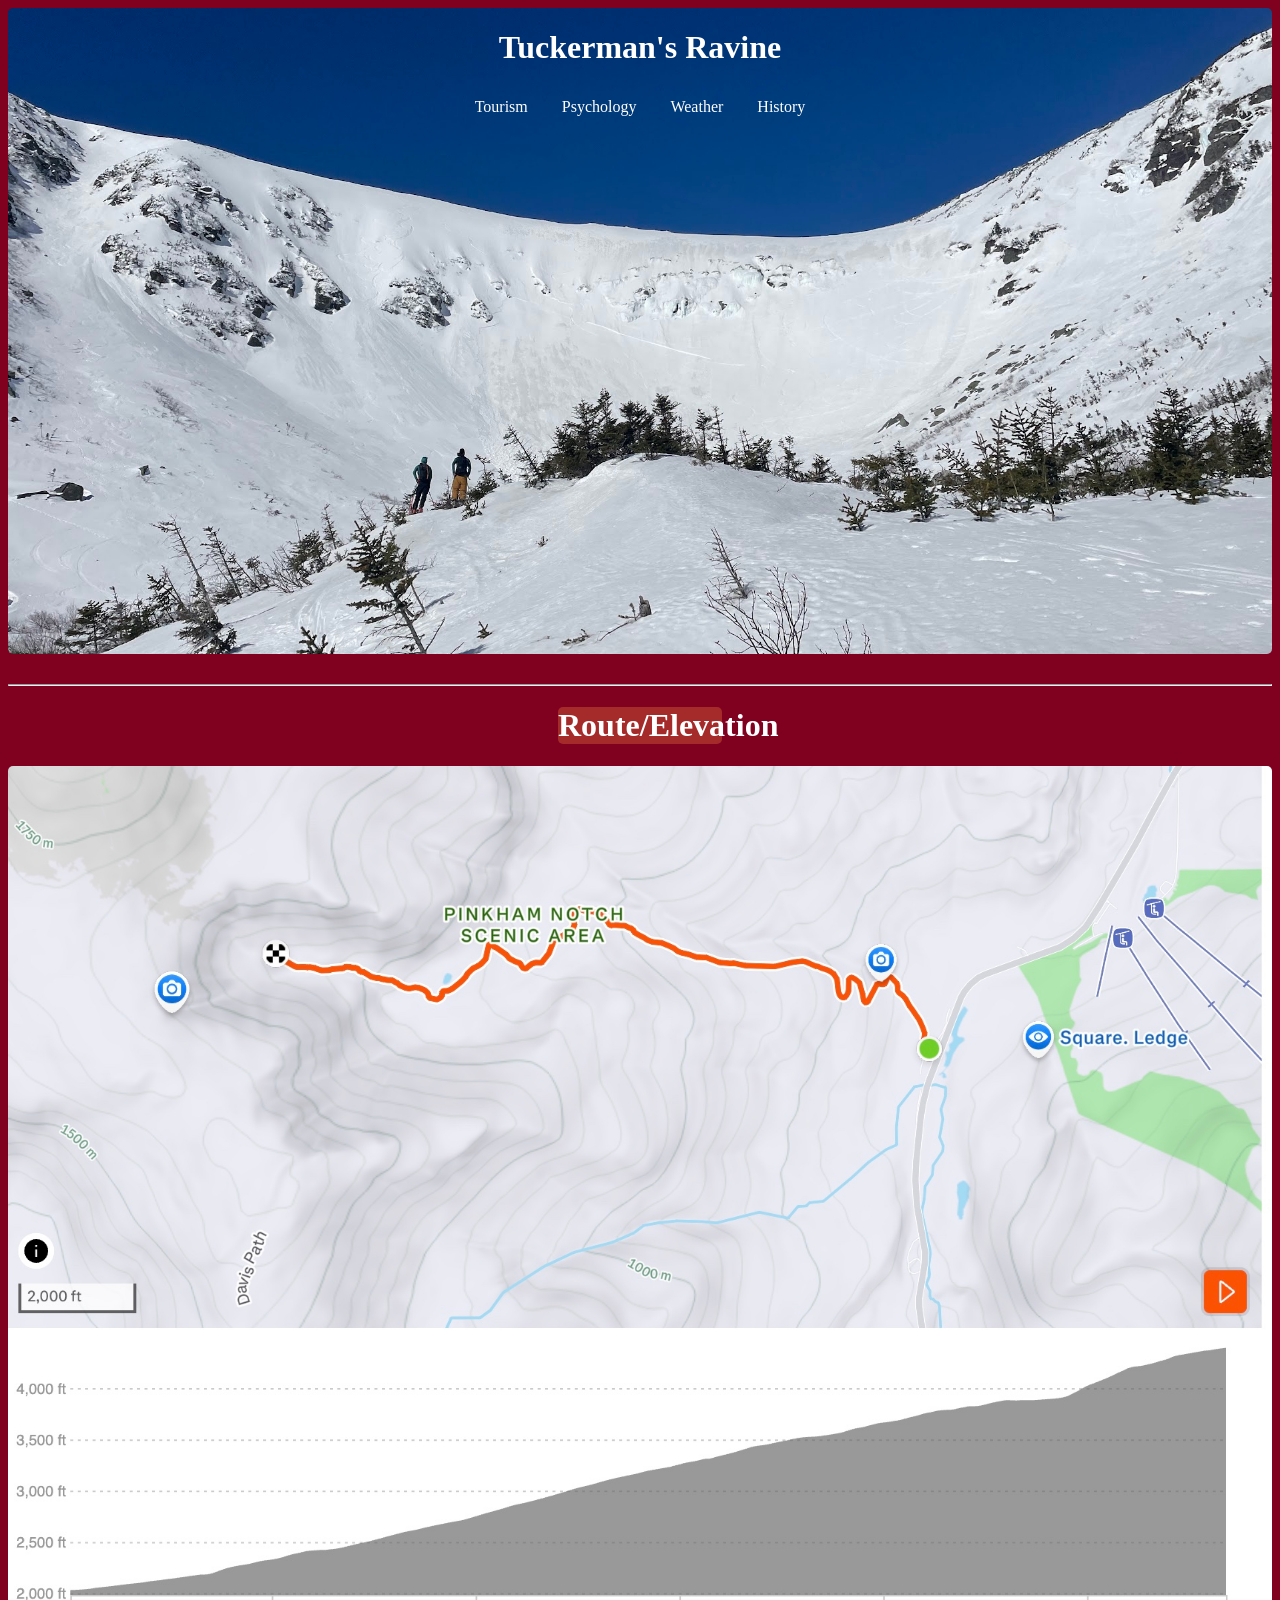
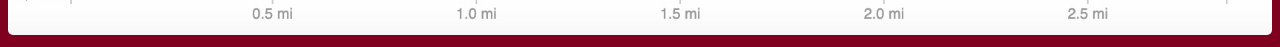
<file: index.html>
<!DOCTYPE html>
<html>
    <head>
        <title>Tuckerman's Ravine Project</title>
        <link rel="stylesheet" href="./indexStyle.css"/>
    </head>

    <body>
        <div id="frontPage">
            <div id="itemsOnImage">
                <h1 id="mainTitle">Tuckerman's Ravine</h1>

                <ul id="optionBar">
                    <li class="dropdown">
                        <a>Tourism</a>
                        <ul class="dropdown-content">
                            <li><a href="#">Routes</a></li>
                            <li><a href="#">Skiing</a></li>
                            <li><a href="#">Interviews</a></li>
                        </ul>
                    </li>
                    <li class="dropdown">
                        <a>Psychology</a>
                        <ul class="dropdown-content">
                            <li><a href="./psychology/psychology.html">Mental</a></li>
                            <li><a href="./psychology/risks.html">Risks</a></li>
                        </ul>
                    </li>
                    <li class="dropdown">
                        <a>Weather</a>
                        <ul class="dropdown-content">
                            <li><a href="./weather/currentWeather.html">Current Conditions</a></li>
                            <li><a href="./weather/seasonal.html">Seasonal</a></li>
                        </ul>
                    </li>
                    <li class="dropdown">
                        <a href="./history/history.html">History</a>
                        <ul class="dropdown-content">
                            <li><a href="./history/timeline.html">Timeline</a></li>
                            <li><a href="./history/fatalities.html">Fatalities</a></li>
                            <li><a href="./history/first-descents.html">First Descents</a></li>
                        </ul>
                    </li>
                </ul>
            </div>

            <img id="mainPageBowl" src="./pictures/mainPageBowl.jpg"/>
        </div>

        <hr>

        <h1 id="mapTitle">Route/Elevation</h1>
        <img id="mapToBowl" src="./pictures/mapToBowl.jpg">
    </body>
</html>
</file>
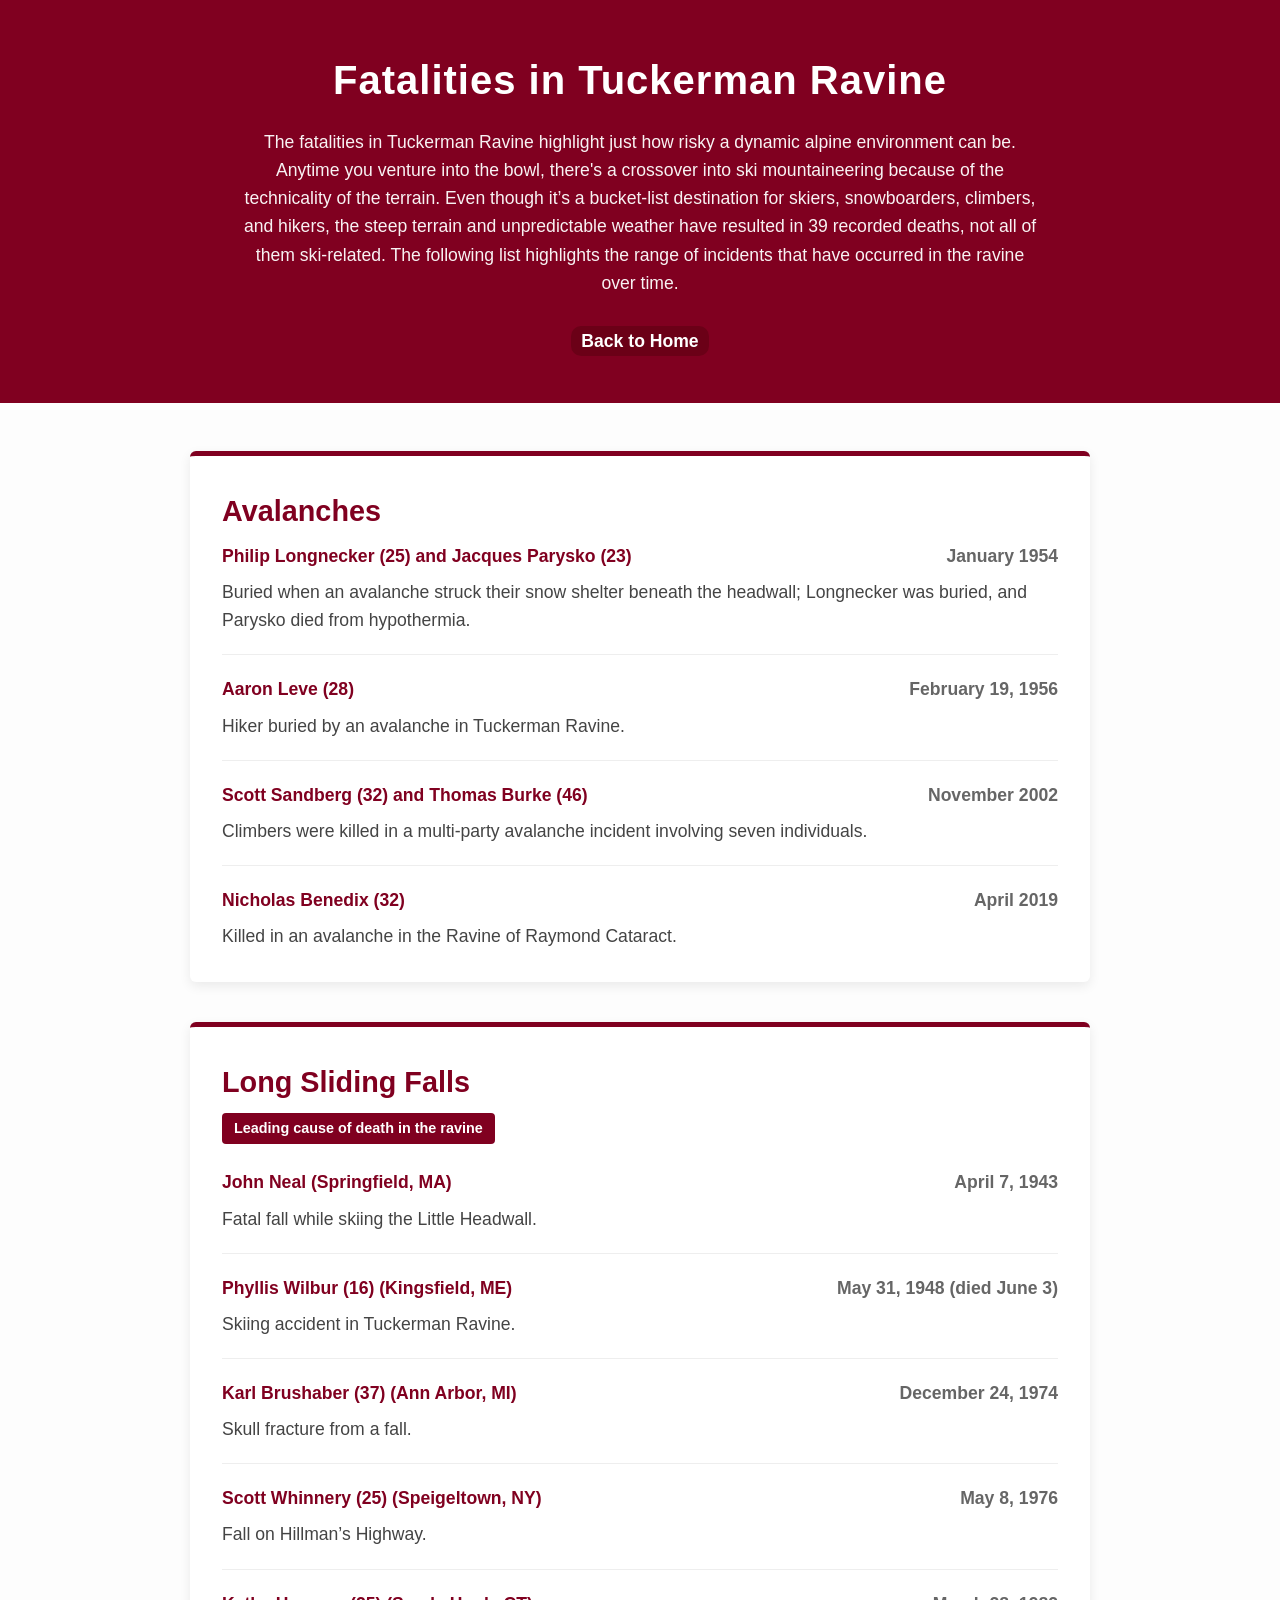
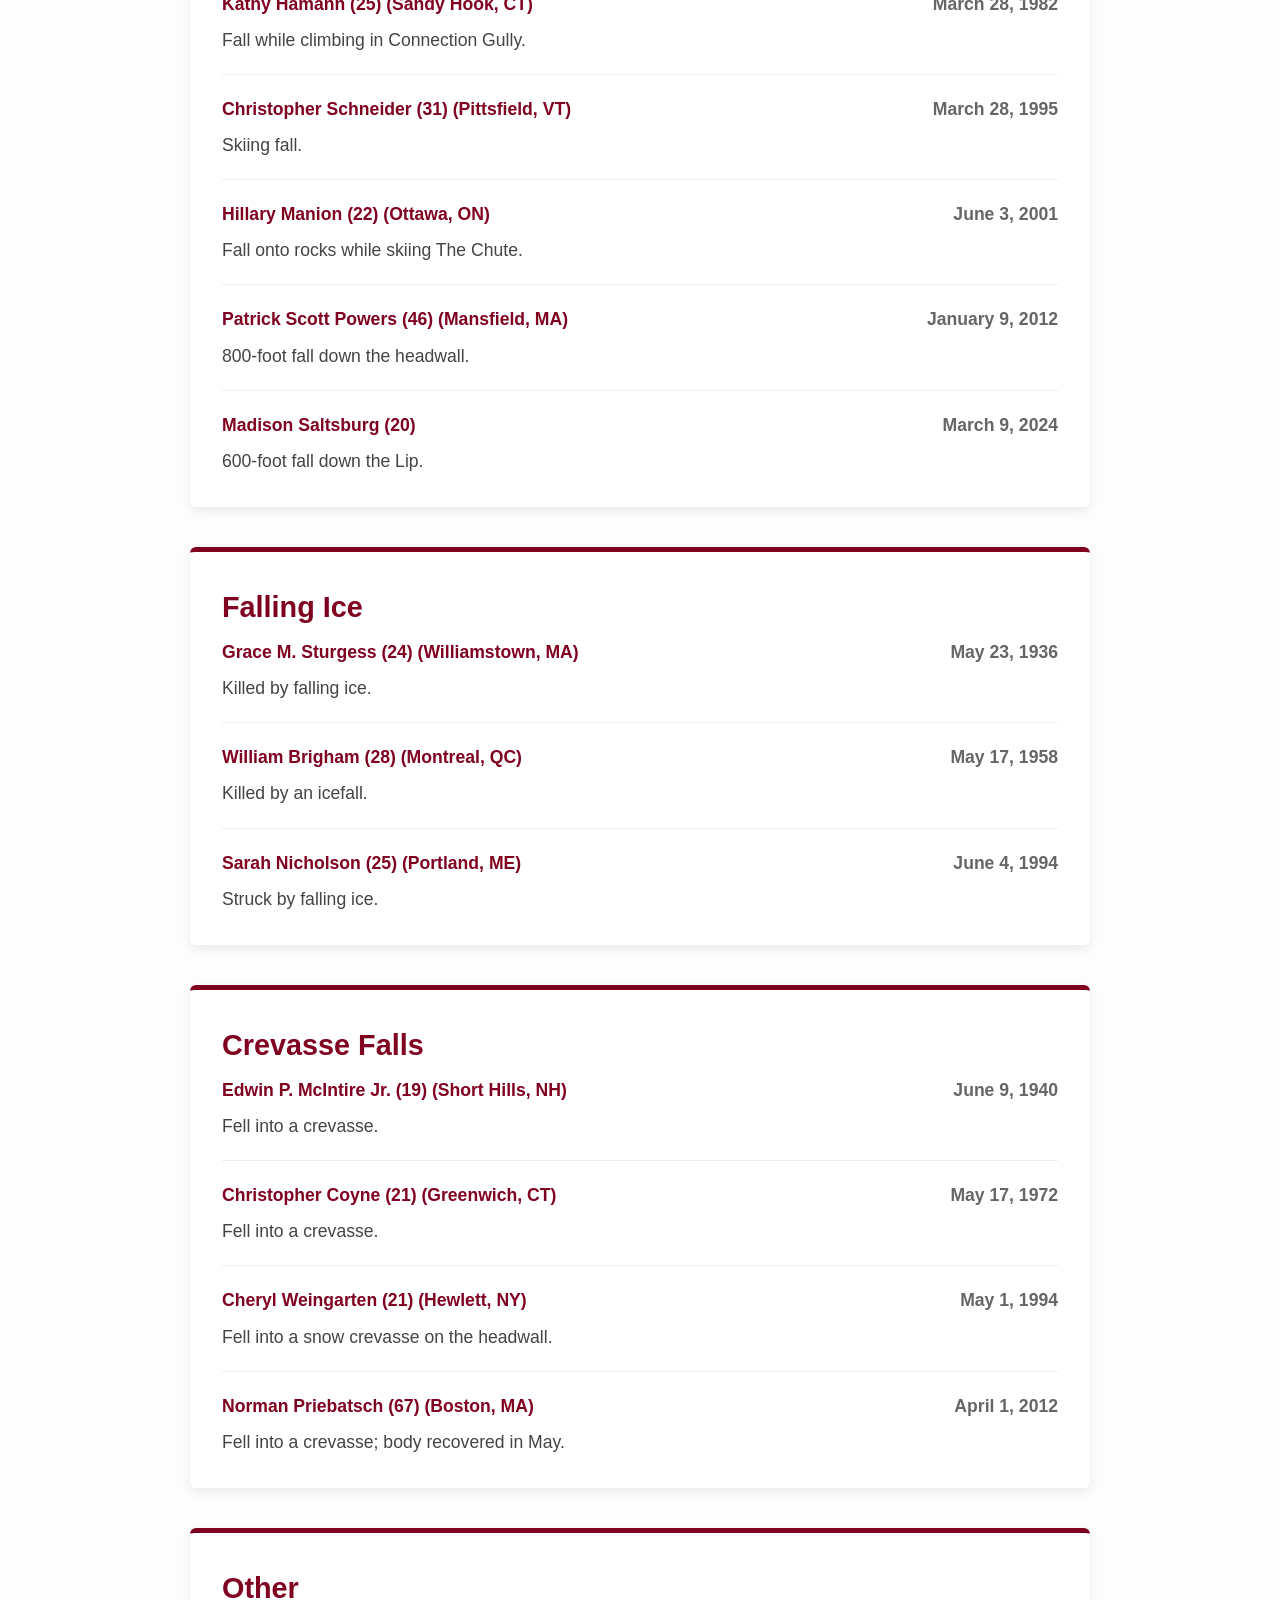
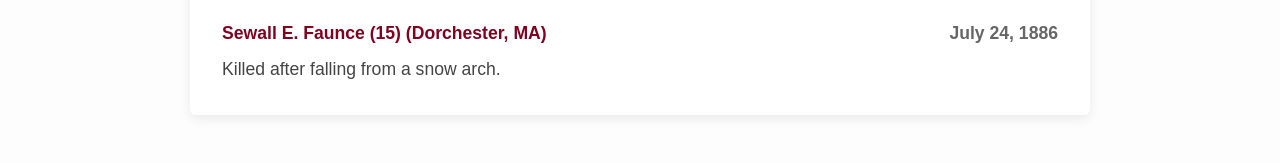
<file: history/fatalities.html>
<!DOCTYPE html>
<html lang="en">
<head>
    <meta charset="UTF-8">
    <meta name="viewport" content="width=device-width, initial-scale=1.0">
    <title>Fatalities in Tuckerman Ravine</title>
    <style>
        :root {
            --primary-color: #800020;
            --text-light: #ffffff;
            --text-dark: #333333;
            --bg-page: #fdfdfd;
            --bg-card: #ffffff;
            --border-light: #eeeeee;
        }

        body {
            font-family: -apple-system, BlinkMacSystemFont, "Segoe UI", Roboto, Helvetica, Arial, sans-serif;
            background-color: var(--bg-page);
            color: var(--text-dark);
            line-height: 1.6;
            margin: 0;
            padding: 0;
        }
        .backDiv {
            margin-top: 30px;
        }
        
        #backButton {
            color:white;
            text-decoration: none;    
            padding: 5px 10px 5px 10px;
            border-radius: 10px;
            background-color: #6B0017;
            font-size: 1.1rem;
            font-weight: 600;
        }

        #backButton:hover {
            background-color: rgba(0, 0, 0, .3);
        }

        header {
            background-color: var(--primary-color);
            color: var(--text-light);
            padding: 3rem 1.5rem;
            text-align: center;
        }

        header h1 {
            margin: 0 0 1rem 0;
            font-size: 2.5rem;
            letter-spacing: 1px;
        }

        header p {
            max-width: 800px;
            margin: 0 auto;
            font-size: 1.1rem;
            opacity: 0.95;
        }

        main {
            max-width: 900px;
            margin: 3rem auto;
            padding: 0 1.5rem;
        }

        .category-card {
            background-color: var(--bg-card);
            border-top: 5px solid var(--primary-color);
            border-radius: 6px;
            box-shadow: 0 4px 12px rgba(0, 0, 0, 0.08);
            margin-bottom: 2.5rem;
            padding: 2rem;
        }

        .category-card h2 {
            color: var(--primary-color);
            margin-top: 0;
            margin-bottom: 0.5rem;
            font-size: 1.8rem;
        }

        .subtitle {
            display: inline-block;
            background-color: var(--primary-color);
            color: var(--text-light);
            padding: 0.25rem 0.75rem;
            border-radius: 4px;
            font-size: 0.9rem;
            font-weight: 600;
            margin-bottom: 1.5rem;
        }

        ul {
            list-style-type: none;
            padding: 0;
            margin: 0;
        }

        li {
            padding-bottom: 1.25rem;
            margin-bottom: 1.25rem;
            border-bottom: 1px solid var(--border-light);
        }

        li:last-child {
            padding-bottom: 0;
            margin-bottom: 0;
            border-bottom: none;
        }

        .victim-header {
            display: flex;
            flex-wrap: wrap;
            justify-content: space-between;
            align-items: baseline;
            margin-bottom: 0.5rem;
        }

        .victim-name {
            font-weight: 700;
            font-size: 1.1rem;
            color: var(--primary-color);
        }

        .victim-date {
            font-size: 1.1rem;
            color: #666;
            font-weight: 600;
            
        }

        .incident-desc {
            margin: 0;
            color: #444;
            font-size: 1.1rem;  
        }
        
        /* Responsive adjustments */
        @media (max-width: 600px) {
            .victim-header {
                flex-direction: column;
            }
            .victim-date {
                margin-top: 0.25rem;
            }
        }
    </style>
</head>
<body>

    <header>
        <h1>Fatalities in Tuckerman Ravine</h1>
        <p>The fatalities in Tuckerman Ravine highlight just how risky a dynamic alpine environment can be. Anytime you venture into the bowl, there's a crossover into ski mountaineering because of the technicality of the terrain. Even though it’s a bucket-list destination for skiers, snowboarders, climbers, and hikers, the steep terrain and unpredictable weather have resulted in 39 recorded deaths, not all of them ski-related. The following list highlights the range of incidents that have occurred in the ravine over time.</p>
        <div class="backDiv">
            <a id="backButton" href="../index.html">Back to Home</a>
        </div>
    </header>

    <main>
        <section class="category-card">
            <h2>Avalanches</h2>
            <ul>
                <li>
                    <div class="victim-header">
                        <span class="victim-name">Philip Longnecker (25) and Jacques Parysko (23)</span>
                        <span class="victim-date">January 1954</span>
                    </div>
                    <p class="incident-desc">Buried when an avalanche struck their snow shelter beneath the headwall; Longnecker was buried, and Parysko died from hypothermia.</p>
                </li>
                <li>
                    <div class="victim-header">
                        <span class="victim-name">Aaron Leve (28)</span>
                        <span class="victim-date">February 19, 1956</span>
                    </div>
                    <p class="incident-desc">Hiker buried by an avalanche in Tuckerman Ravine.</p>
                </li>
                <li>
                    <div class="victim-header">
                        <span class="victim-name">Scott Sandberg (32) and Thomas Burke (46)</span>
                        <span class="victim-date">November 2002</span>
                    </div>
                    <p class="incident-desc">Climbers were killed in a multi-party avalanche incident involving seven individuals.</p>
                </li>
                <li>
                    <div class="victim-header">
                        <span class="victim-name">Nicholas Benedix (32)</span>
                        <span class="victim-date">April 2019</span>
                    </div>
                    <p class="incident-desc">Killed in an avalanche in the Ravine of Raymond Cataract.</p>
                </li>
            </ul>
        </section>

        <section class="category-card">
            <h2>Long Sliding Falls</h2>
            <span class="subtitle">Leading cause of death in the ravine</span>
            <ul>
                <li>
                    <div class="victim-header">
                        <span class="victim-name">John Neal (Springfield, MA)</span>
                        <span class="victim-date">April 7, 1943</span>
                    </div>
                    <p class="incident-desc">Fatal fall while skiing the Little Headwall.</p>
                </li>
                <li>
                    <div class="victim-header">
                        <span class="victim-name">Phyllis Wilbur (16) (Kingsfield, ME)</span>
                        <span class="victim-date">May 31, 1948 (died June 3)</span>
                    </div>
                    <p class="incident-desc">Skiing accident in Tuckerman Ravine.</p>
                </li>
                <li>
                    <div class="victim-header">
                        <span class="victim-name">Karl Brushaber (37) (Ann Arbor, MI)</span>
                        <span class="victim-date">December 24, 1974</span>
                    </div>
                    <p class="incident-desc">Skull fracture from a fall.</p>
                </li>
                <li>
                    <div class="victim-header">
                        <span class="victim-name">Scott Whinnery (25) (Speigeltown, NY)</span>
                        <span class="victim-date">May 8, 1976</span>
                    </div>
                    <p class="incident-desc">Fall on Hillman’s Highway.</p>
                </li>
                <li>
                    <div class="victim-header">
                        <span class="victim-name">Kathy Hamann (25) (Sandy Hook, CT)</span>
                        <span class="victim-date">March 28, 1982</span>
                    </div>
                    <p class="incident-desc">Fall while climbing in Connection Gully.</p>
                </li>
                <li>
                    <div class="victim-header">
                        <span class="victim-name">Christopher Schneider (31) (Pittsfield, VT)</span>
                        <span class="victim-date">March 28, 1995</span>
                    </div>
                    <p class="incident-desc">Skiing fall.</p>
                </li>
                <li>
                    <div class="victim-header">
                        <span class="victim-name">Hillary Manion (22) (Ottawa, ON)</span>
                        <span class="victim-date">June 3, 2001</span>
                    </div>
                    <p class="incident-desc">Fall onto rocks while skiing The Chute.</p>
                </li>
                <li>
                    <div class="victim-header">
                        <span class="victim-name">Patrick Scott Powers (46) (Mansfield, MA)</span>
                        <span class="victim-date">January 9, 2012</span>
                    </div>
                    <p class="incident-desc">800-foot fall down the headwall.</p>
                </li>
                <li>
                    <div class="victim-header">
                        <span class="victim-name">Madison Saltsburg (20)</span>
                        <span class="victim-date">March 9, 2024</span>
                    </div>
                    <p class="incident-desc">600-foot fall down the Lip.</p>
                </li>
            </ul>
        </section>

        <section class="category-card">
            <h2>Falling Ice</h2>
            <ul>
                <li>
                    <div class="victim-header">
                        <span class="victim-name">Grace M. Sturgess (24) (Williamstown, MA)</span>
                        <span class="victim-date">May 23, 1936</span>
                    </div>
                    <p class="incident-desc">Killed by falling ice.</p>
                </li>
                <li>
                    <div class="victim-header">
                        <span class="victim-name">William Brigham (28) (Montreal, QC)</span>
                        <span class="victim-date">May 17, 1958</span>
                    </div>
                    <p class="incident-desc">Killed by an icefall.</p>
                </li>
                <li>
                    <div class="victim-header">
                        <span class="victim-name">Sarah Nicholson (25) (Portland, ME)</span>
                        <span class="victim-date">June 4, 1994</span>
                    </div>
                    <p class="incident-desc">Struck by falling ice.</p>
                </li>
            </ul>
        </section>

        <section class="category-card">
            <h2>Crevasse Falls</h2>
            <ul>
                <li>
                    <div class="victim-header">
                        <span class="victim-name">Edwin P. McIntire Jr. (19) (Short Hills, NH)</span>
                        <span class="victim-date">June 9, 1940</span>
                    </div>
                    <p class="incident-desc">Fell into a crevasse.</p>
                </li>
                <li>
                    <div class="victim-header">
                        <span class="victim-name">Christopher Coyne (21) (Greenwich, CT)</span>
                        <span class="victim-date">May 17, 1972</span>
                    </div>
                    <p class="incident-desc">Fell into a crevasse.</p>
                </li>
                <li>
                    <div class="victim-header">
                        <span class="victim-name">Cheryl Weingarten (21) (Hewlett, NY)</span>
                        <span class="victim-date">May 1, 1994</span>
                    </div>
                    <p class="incident-desc">Fell into a snow crevasse on the headwall.</p>
                </li>
                <li>
                    <div class="victim-header">
                        <span class="victim-name">Norman Priebatsch (67) (Boston, MA)</span>
                        <span class="victim-date">April 1, 2012</span>
                    </div>
                    <p class="incident-desc">Fell into a crevasse; body recovered in May.</p>
                </li>
            </ul>
        </section>

        <section class="category-card">
            <h2>Other</h2>
            <ul>
                <li>
                    <div class="victim-header">
                        <span class="victim-name">Sewall E. Faunce (15) (Dorchester, MA)</span>
                        <span class="victim-date">July 24, 1886</span>
                    </div>
                    <p class="incident-desc">Killed after falling from a snow arch.</p>
                </li>
            </ul>
        </section>
    </main>

</body>
</html>
</file>
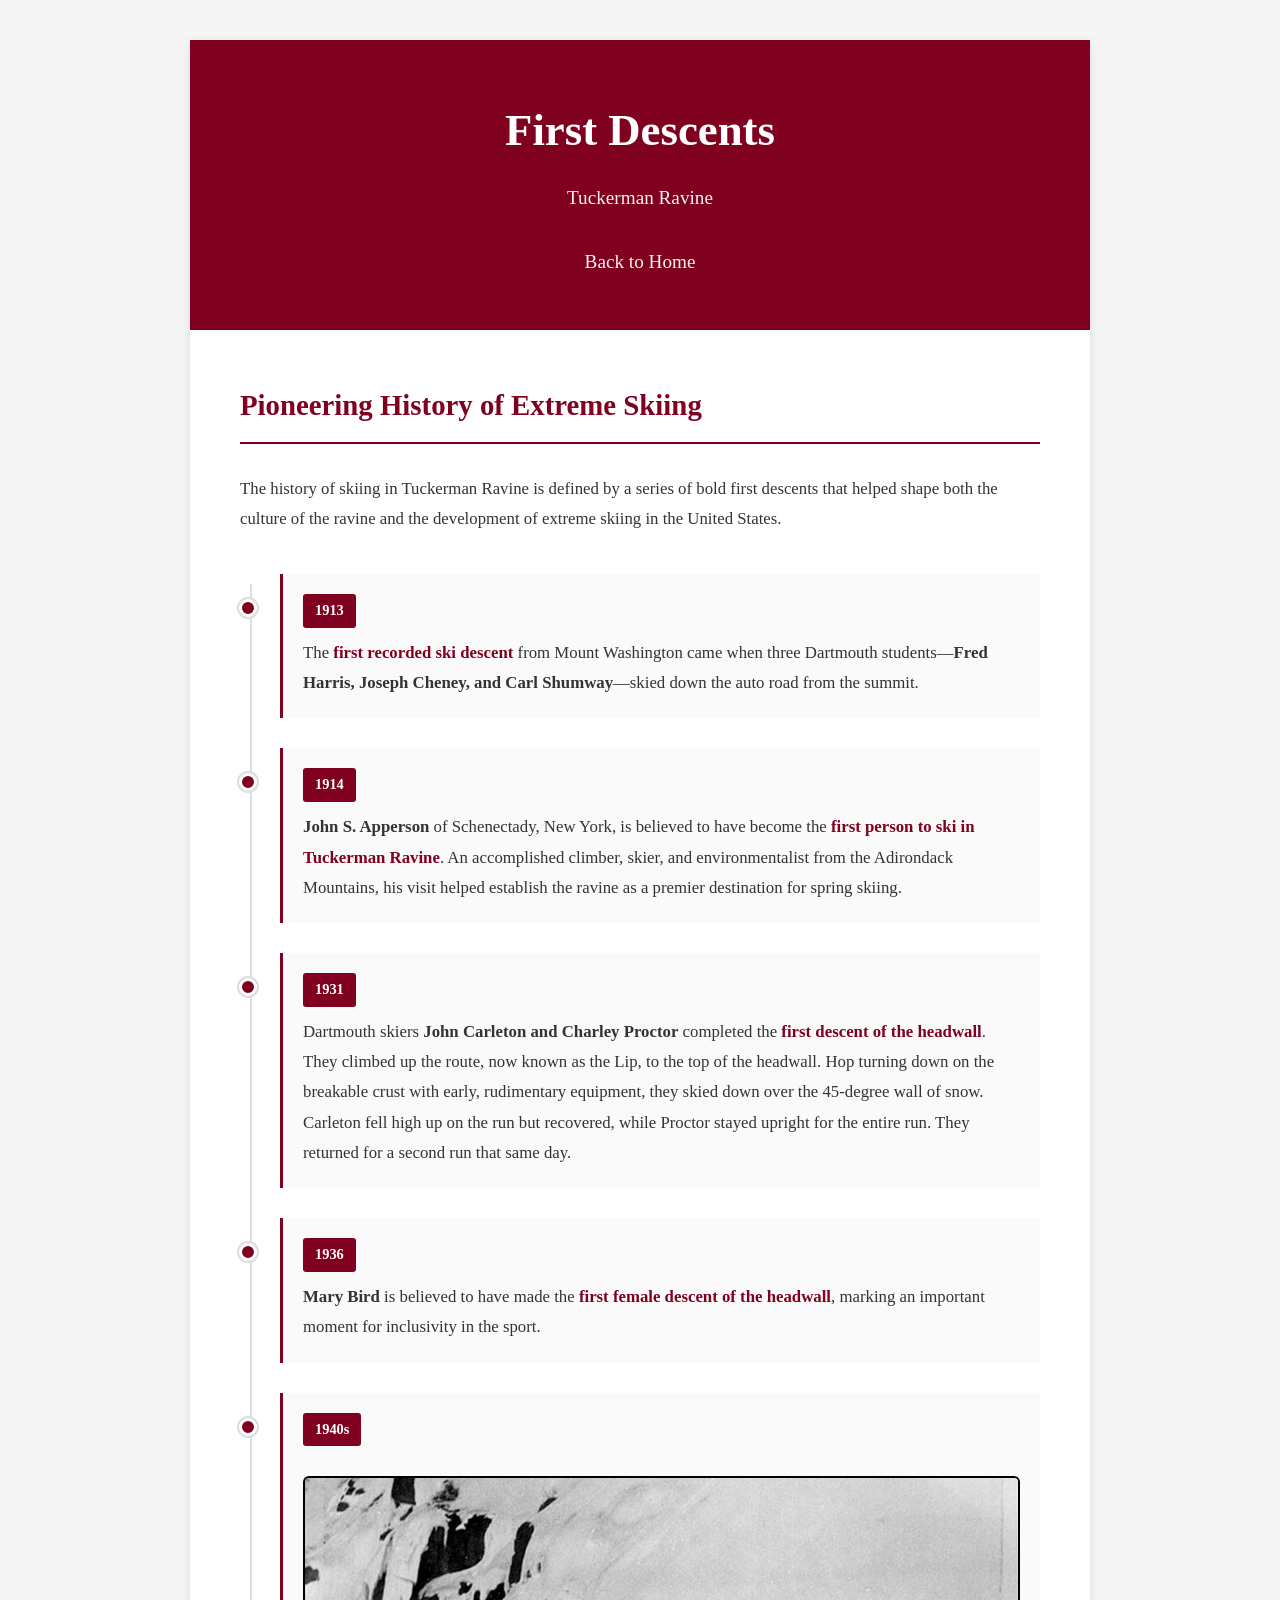
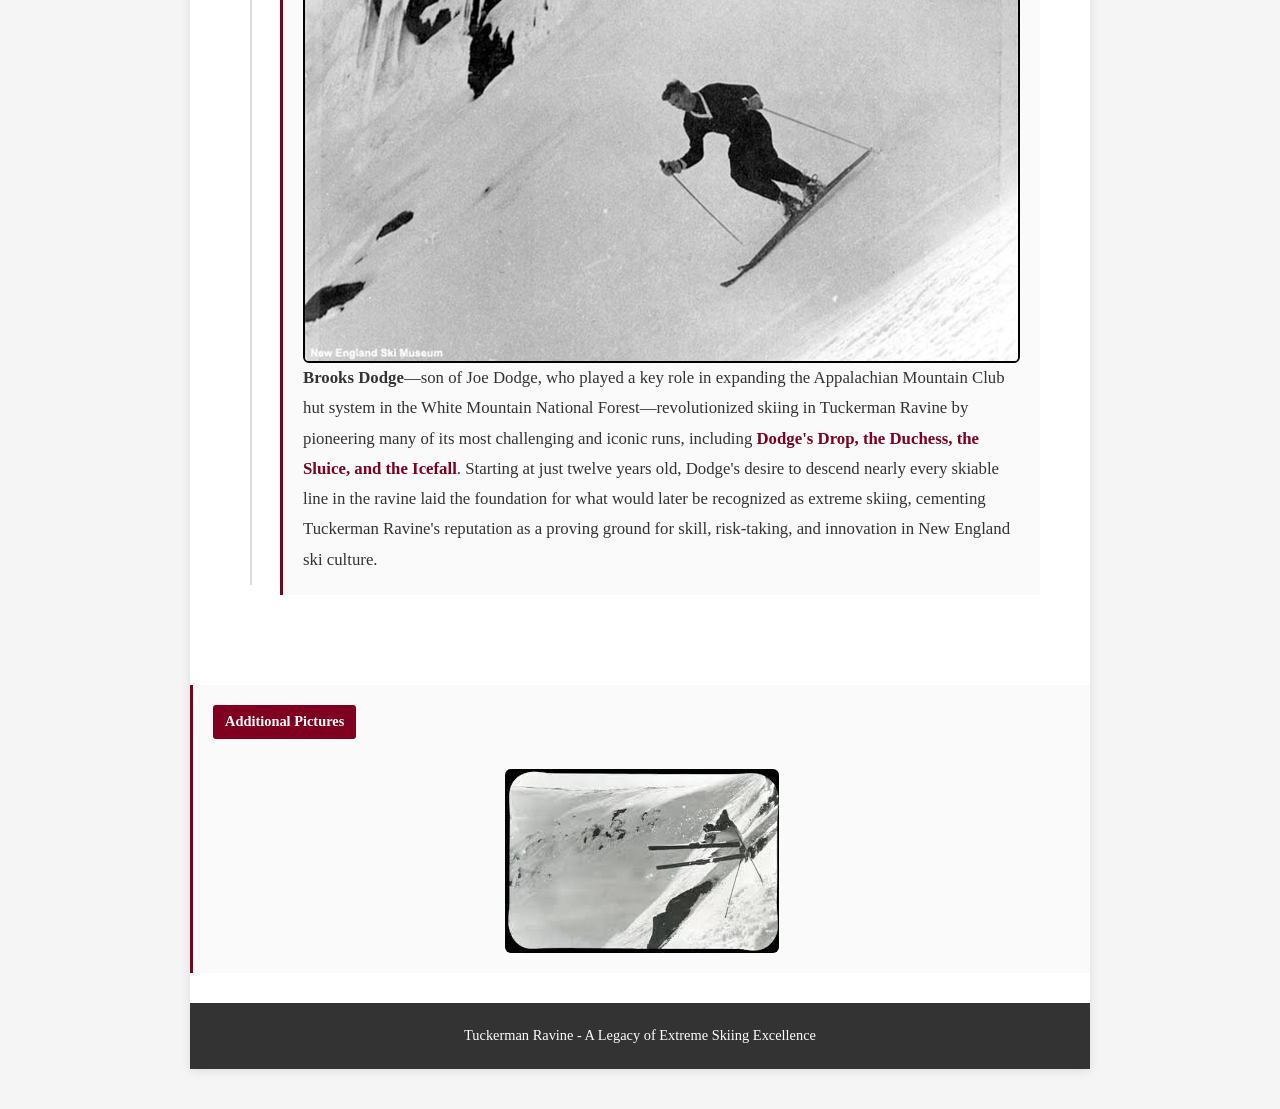
<file: history/first-descents.html>
<!DOCTYPE html>
<html lang="en">
<head>
    <meta charset="UTF-8">
    <meta name="viewport" content="width=device-width, initial-scale=1.0">
    <title>First Descents - Tuckerman Ravine</title>
    <style>
        * {
            margin: 0;
            padding: 0;
            box-sizing: border-box;
        }

        body {
            font-family: 'Georgia', serif;
            background: #f5f5f5;
            min-height: 100vh;
            padding: 40px 20px;
            line-height: 1.8;
        }

        .container {
            max-width: 900px;
            margin: 0 auto;
            background: white;
            box-shadow: 0 2px 10px rgba(0, 0, 0, 0.1);
            overflow: hidden;
        }

        .header {
            background: #800020;
            color: white;
            padding: 50px 40px;
            text-align: center;
        }

        h1 {
            font-size: 2.8em;
            font-weight: 700;
            margin-bottom: 10px;
        }

        .subtitle {
            font-size: 1.2em;
            font-weight: 300;
            opacity: 0.95;
        }

        .backDiv {
            margin-top: 30px;
        }
        
        #backButton {
            color:white;
            text-decoration: none;    
            padding: 5px 10px 5px 10px;
            border-radius: 5px;
        }

        #backButton:hover {
            background-color: rgba(0, 0, 0, .3);
        }

        .content {
            padding: 50px 50px 60px;
        }

        h2 {
            color: #800020;
            font-size: 1.8em;
            margin-bottom: 30px;
            padding-bottom: 10px;
            border-bottom: 2px solid #800020;
            font-weight: 600;
        }

        .timeline {
            position: relative;
            padding-left: 40px;
        }

        .timeline::before {
            content: '';
            position: absolute;
            left: 10px;
            top: 10px;
            bottom: 10px;
            width: 2px;
            background: #ddd;
        }

        .timeline-item {
            position: relative;
            margin-bottom: 30px;
            padding: 20px;
            background: #fafafa;
            border-left: 3px solid #800020;
        }

        .timeline-item::before {
            content: '';
            position: absolute;
            left: -44px;
            top: 25px;
            width: 12px;
            height: 12px;
            background: #800020;
            border: 3px solid white;
            border-radius: 50%;
            box-shadow: 0 0 0 2px #ddd;
        }

        .year {
            display: inline-block;
            background: #800020;
            color: white;
            padding: 4px 12px;
            border-radius: 3px;
            font-weight: bold;
            font-size: 0.9em;
            margin-bottom: 10px;
        }

        .description {
            color: #333;
            font-size: 1.05em;
            line-height: 1.8;
        }

        .highlight {
            color: #800020;
            font-weight: 600;
        }

        .footer {
            background: #333;
            color: white;
            text-align: center;
            padding: 20px;
            font-size: 0.9em;
        }

        @media (max-width: 768px) {
            .header {
                padding: 40px 25px;
            }

            h1 {
                font-size: 2.5em;
            }
            .subtitle {
                font-size: 1.1em;
            }

            .content {
                padding: 30px 25px;
            }

            .timeline {
                padding-left: 30px;
            }

            .timeline-item::before {
                left: -34px;
            }
            
        }
        .timeline-image {
            display: block;
            width: 100%;
         /* crops nicely instead of stretching */
            margin: 20px auto 0;
            border-radius: 6px;
            border: 2px solid black;
        }
        .timeline-image-small {
            display: block;
            max-width: 60%;   /* smaller than full width */
            height: auto;
            margin: 20px auto 0;
            border-radius: 6px;
        }

    </style>
</head>
<body>
    <div class="container">
        <div class="header">
            <h1>First Descents</h1>
            <div class="subtitle">
                <p>Tuckerman Ravine</p>
                <div class="backDiv">
                    <a id="backButton" href="../index.html">Back to Home</a>
                </div>
            </div>
        </div>

        <div class="content">
            <h2>Pioneering History of Extreme Skiing</h2>
            
            <p class="description" style="margin-bottom: 40px;">
                The history of skiing in Tuckerman Ravine is defined by a series of bold first descents that helped shape both the culture of the ravine and the development of extreme skiing in the United States.
            </p>

            <div class="timeline">
                <div class="timeline-item">
                    <div class="year">1913</div>
                    <div class="description">
                        The <span class="highlight">first recorded ski descent</span> from Mount Washington came when three Dartmouth students—<strong>Fred Harris, Joseph Cheney, and Carl Shumway</strong>—skied down the auto road from the summit.
                    </div>
                </div>

                <div class="timeline-item">
                    <div class="year">1914</div>
                    <div class="description">
                        <strong>John S. Apperson</strong> of Schenectady, New York, is believed to have become the <span class="highlight">first person to ski in Tuckerman Ravine</span>. An accomplished climber, skier, and environmentalist from the Adirondack Mountains, his visit helped establish the ravine as a premier destination for spring skiing.
                    </div>
                </div>

                <div class="timeline-item">
                    <div class="year">1931</div>
                    <div class="description">
                        Dartmouth skiers <strong>John Carleton and Charley Proctor</strong> completed the <span class="highlight">first descent of the headwall</span>. They climbed up the route, now known as the Lip, to the top of the headwall. Hop turning down on the breakable crust with early, rudimentary equipment, they skied down over the 45-degree wall of snow. Carleton fell high up on the run but recovered, while Proctor stayed upright for the entire run. They returned for a second run that same day.
                    </div>
                </div>

                <div class="timeline-item">
                    <div class="year">1936</div>
                    <div class="description">
                        <strong>Mary Bird</strong> is believed to have made the <span class="highlight">first female descent of the headwall</span>, marking an important moment for inclusivity in the sport.
                    </div>
                </div>

                <div class="timeline-item">
                    <div class="year">1940s</div>
                    <div class="description">
                        <img class="timeline-image" src="../pictures/BrooksDodge-Fatalities.jpg">
                        <strong>Brooks Dodge</strong>—son of Joe Dodge, who played a key role in expanding the Appalachian Mountain Club hut system in the White Mountain National Forest—revolutionized skiing in Tuckerman Ravine by pioneering many of its most challenging and iconic runs, including <span class="highlight">Dodge's Drop, the Duchess, the Sluice, and the Icefall</span>. Starting at just twelve years old, Dodge's desire to descend nearly every skiable line in the ravine laid the foundation for what would later be recognized as extreme skiing, cementing Tuckerman Ravine's reputation as a proving ground for skill, risk-taking, and innovation in New England ski culture.
                   
                    </div>
                </div>
            </div>
        </div>
        <div class="timeline-item">
            <div class="year">Additional Pictures</div>
            <div class="description">
                <img class="timeline-image-small" src="../pictures/FatalitiesPic2.jpg">
            </div>
        </div>


        <div class="footer">
            Tuckerman Ravine - A Legacy of Extreme Skiing Excellence
        </div>
    </div>
</body>
</html>
</file>
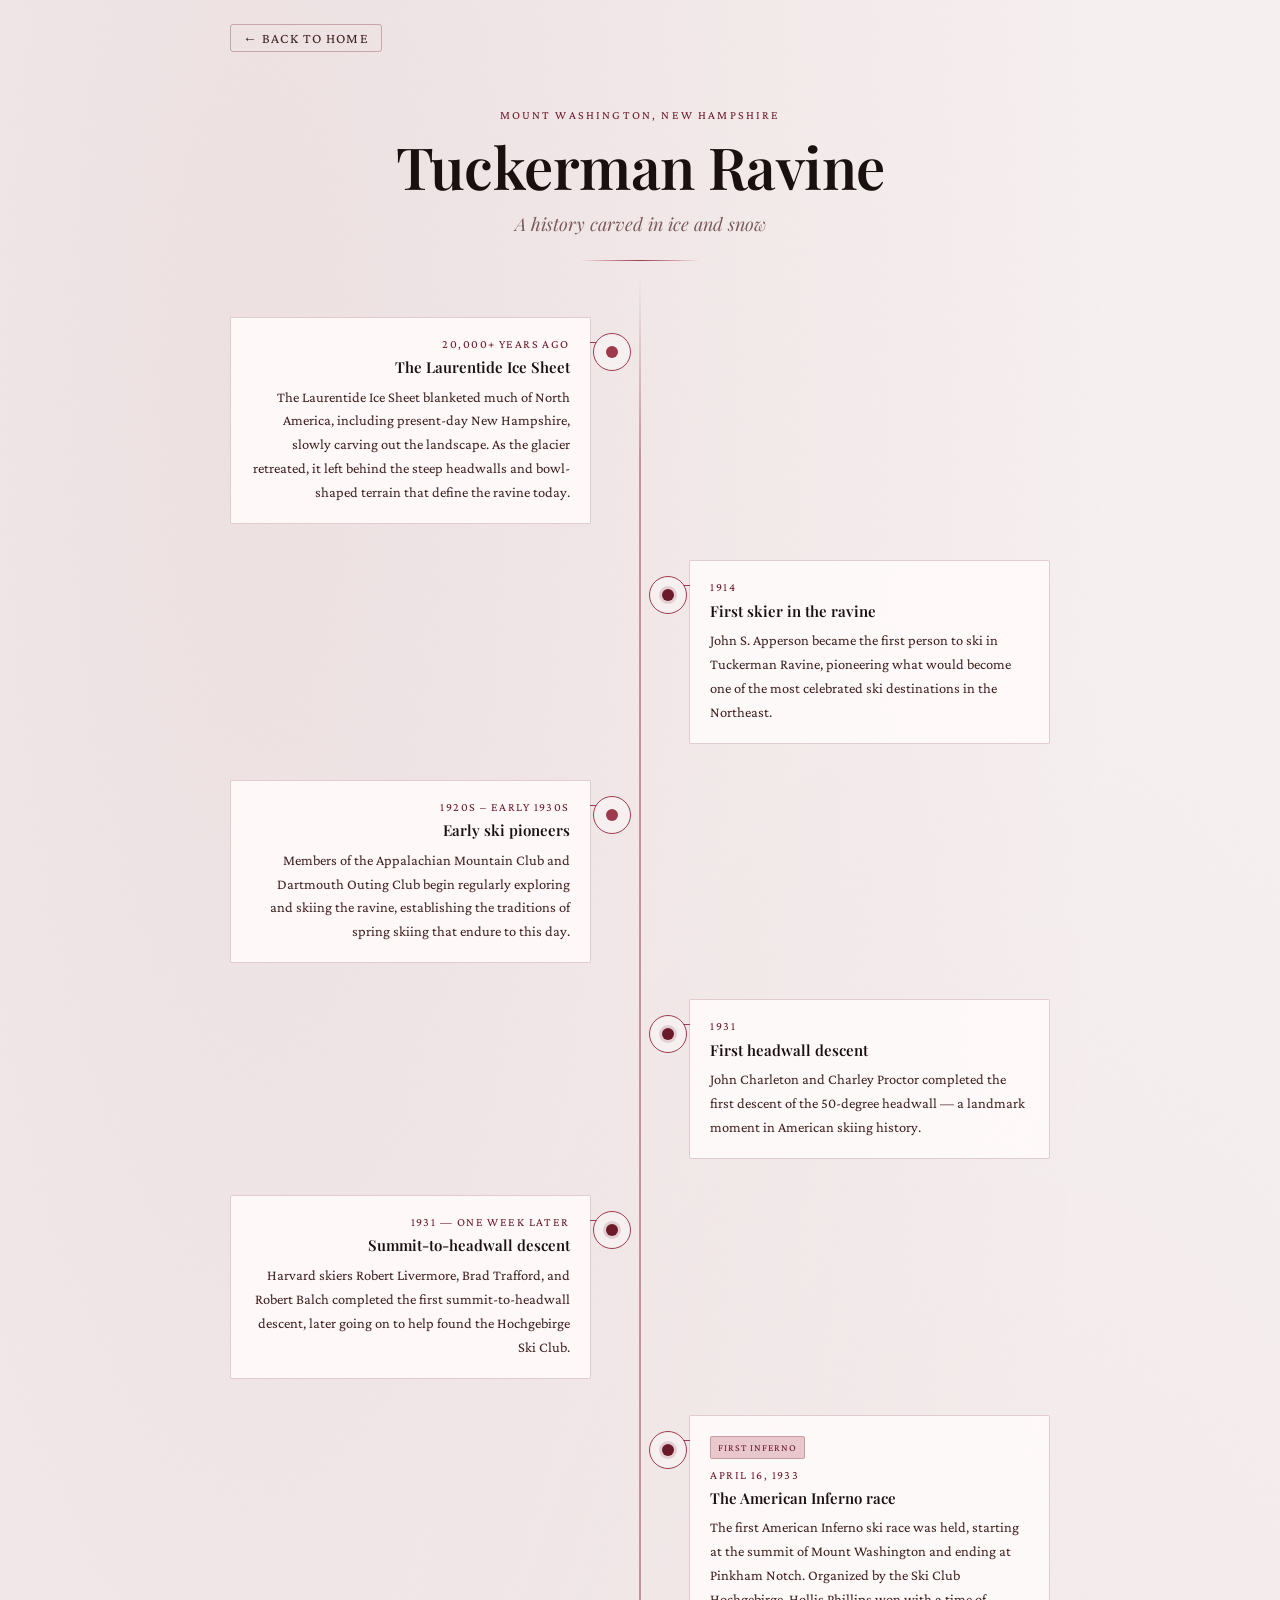
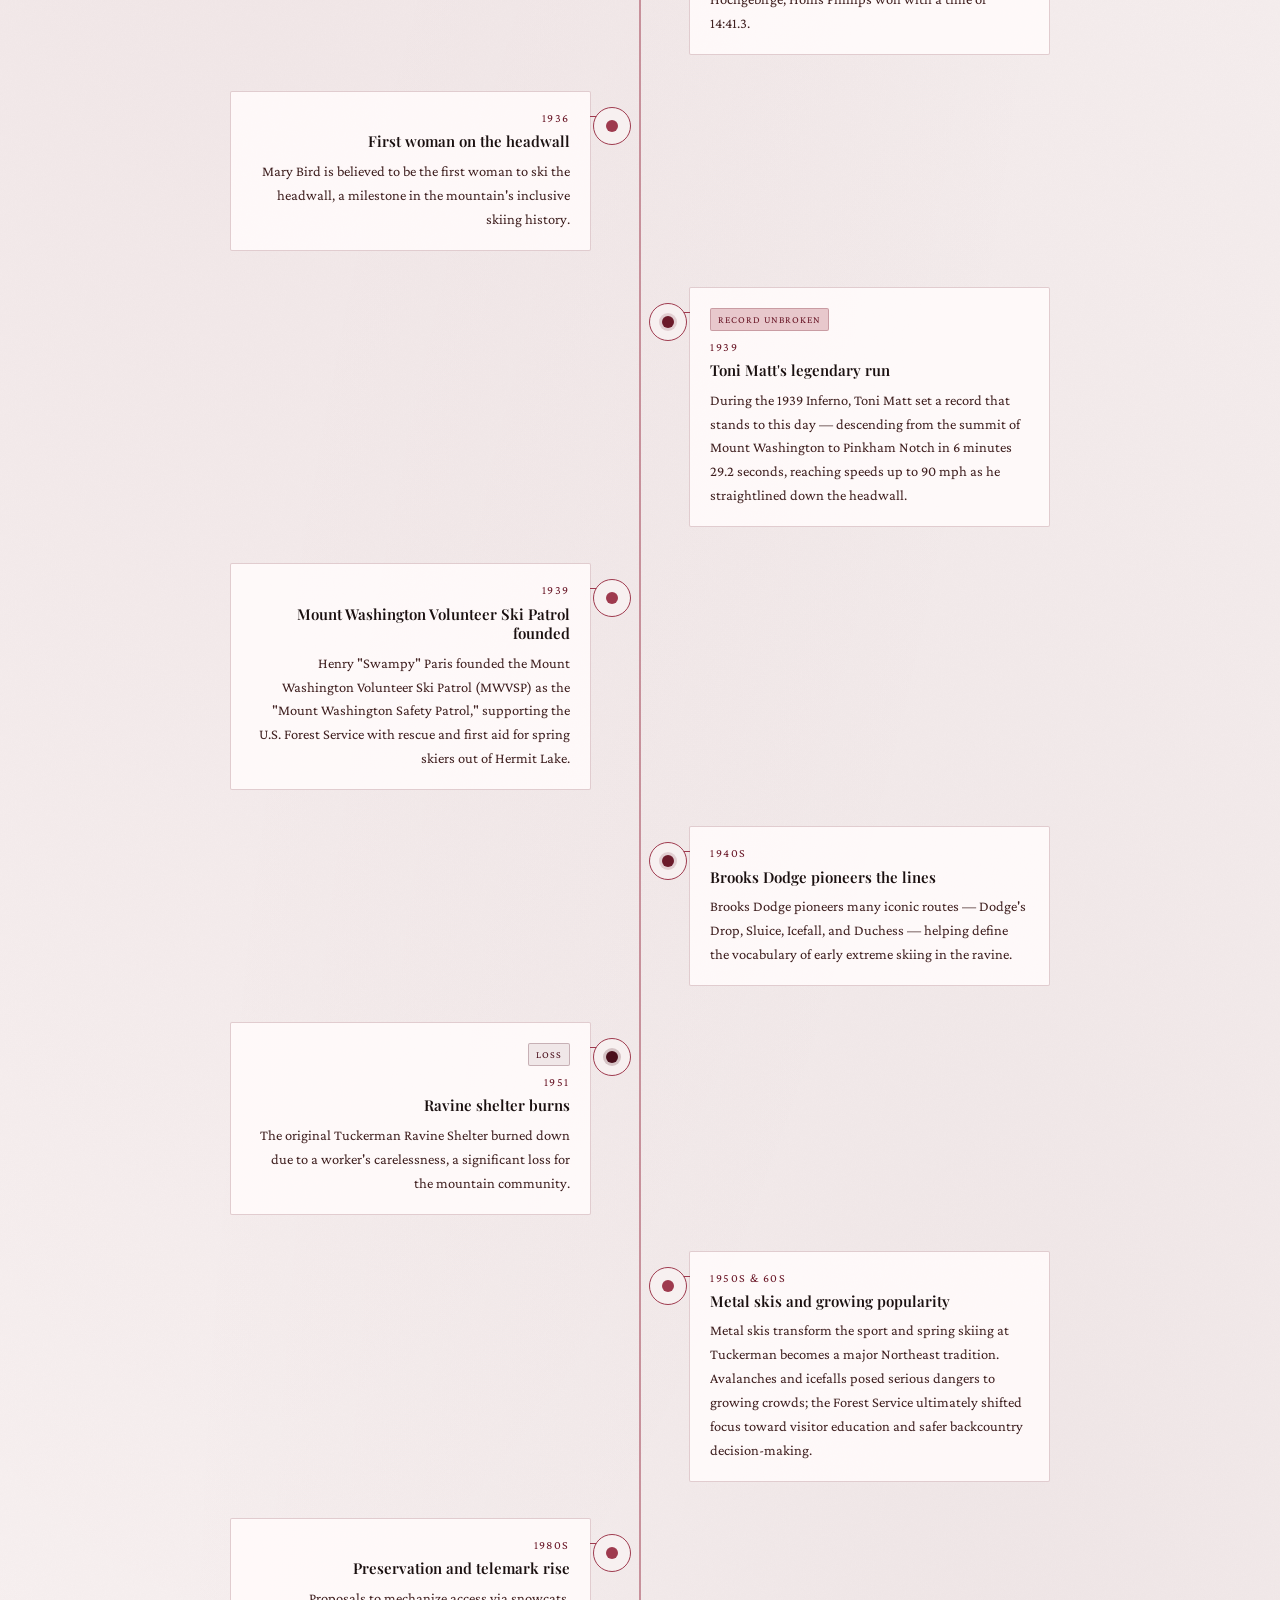
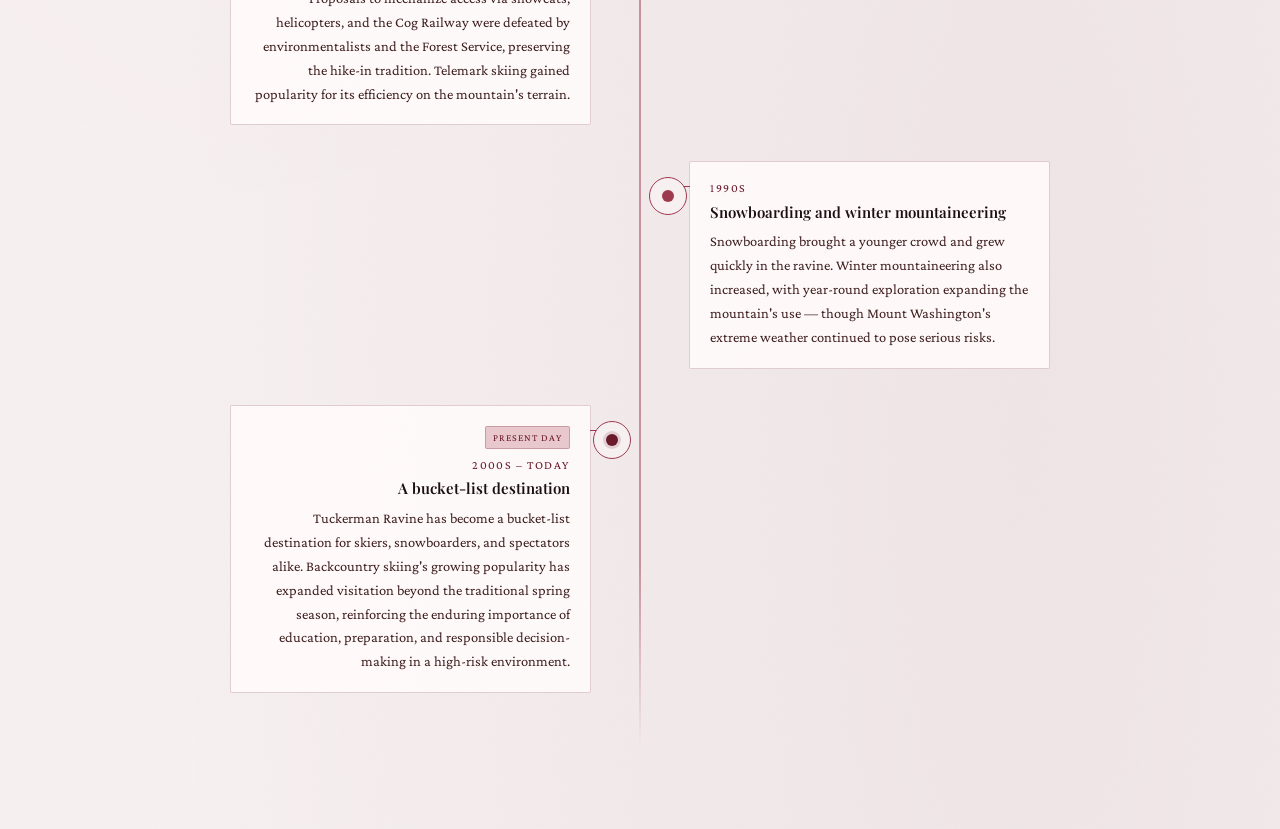
<file: history/timeline.html>
<!DOCTYPE html>
<html lang="en">
<head>
    <meta charset="UTF-8">
    <meta name="viewport" content="width=device-width, initial-scale=1.0">
    <title>Tuckerman Ravine — History</title>
    <link href="https://fonts.googleapis.com/css2?family=Playfair+Display:ital,wght@0,400;0,600;1,400&family=Crimson+Pro:ital,wght@0,300;0,400;1,300&display=swap" rel="stylesheet">
    <style>
        :root {
            --cream: #f7f0f0;
            --ink: #1a1010;
            --ink-light: #3f2020;
            --ink-muted: #7a5a5a;
            --burg: #6b1a2a;
            --burg-light: #9e3a4e;
            --burg-pale: #e8c8cc;
            --burg-dark: #4a0f1c;
            --line: rgba(107, 26, 42, 0.3);
            --panel-bg: rgba(255, 250, 250, 0.92);
            --badge-size: 38px;
        }

        * { margin: 0; padding: 0; box-sizing: border-box; }

        body {
            background-color: var(--cream);
            background-image:
                radial-gradient(ellipse at 20% 10%, rgba(107,26,42,0.07) 0%, transparent 60%),
                radial-gradient(ellipse at 80% 90%, rgba(74,15,28,0.05) 0%, transparent 60%),
                url("data:image/svg+xml,%3Csvg width='200' height='200' xmlns='http://www.w3.org/2000/svg'%3E%3Cfilter id='n'%3E%3CfeTurbulence type='fractalNoise' baseFrequency='0.9' numOctaves='4' stitchTiles='stitch'/%3E%3CfeColorMatrix type='saturate' values='0'/%3E%3C/filter%3E%3Crect width='200' height='200' filter='url(%23n)' opacity='0.025'/%3E%3C/svg%3E");
            color: var(--ink);
            font-family: 'Crimson Pro', Georgia, serif;
            font-size: 17px;
            line-height: 1.7;
            min-height: 100vh;
        }

        .page-wrapper {
            max-width: 860px;
            margin: 0 auto;
            padding: 0 20px 80px;
        }

        /* ── Back button ── */
        .backDiv {
            padding: 24px 0 0;
        }

        #backButton {
            font-family: 'Crimson Pro', serif;
            font-size: 14px;
            letter-spacing: 0.08em;
            text-transform: uppercase;
            color: var(--ink-light);
            text-decoration: none;
            padding: 5px 12px;
            border: 0.5px solid var(--line);
            border-radius: 3px;
            transition: background 0.2s, color 0.2s;
        }

        #backButton::before { content: '← '; }

        #backButton:hover {
            background-color: rgba(107, 26, 42, 0.1);
            color: var(--burg);
            border-color: var(--burg-light);
        }

        /* ── Page header ── */
        .page-header {
            text-align: center;
            padding: 52px 0 16px;
            position: relative;
        }

        .page-header::after {
            content: '';
            display: block;
            width: 120px;
            height: 1px;
            background: linear-gradient(90deg, transparent, var(--burg-light), transparent);
            margin: 20px auto 0;
        }

        .page-header .kicker {
            font-family: 'Crimson Pro', serif;
            font-size: 12px;
            letter-spacing: 0.18em;
            text-transform: uppercase;
            color: var(--burg);
            margin-bottom: 10px;
        }

        .page-header h1 {
            font-family: 'Playfair Display', Georgia, serif;
            font-size: clamp(36px, 6vw, 58px);
            font-weight: 600;
            color: var(--ink);
            line-height: 1.1;
            letter-spacing: -0.01em;
        }

        .page-header .subtitle {
            font-family: 'Playfair Display', serif;
            font-style: italic;
            font-size: 18px;
            color: var(--ink-muted);
            margin-top: 10px;
        }

        /* ── Timeline wrapper ── */
        .timeline {
            list-style: none;
            position: relative;
            padding: 40px 0 20px;
        }

        .timeline::before {
            content: '';
            position: absolute;
            left: 50%;
            transform: translateX(-50%);
            top: 0;
            bottom: 0;
            width: 1px;
            background: linear-gradient(180deg, transparent 0%, var(--burg-light) 5%, var(--burg-light) 95%, transparent 100%);
        }

        /* ── Timeline items ── */
        .timeline li {
            position: relative;
            width: 44%;
            margin-bottom: 36px;
            animation: fadeUp 0.5s ease both;
        }

        .timeline li:nth-child(1)  { animation-delay: 0.05s; }
        .timeline li:nth-child(2)  { animation-delay: 0.10s; }
        .timeline li:nth-child(3)  { animation-delay: 0.15s; }
        .timeline li:nth-child(4)  { animation-delay: 0.20s; }
        .timeline li:nth-child(5)  { animation-delay: 0.25s; }
        .timeline li:nth-child(6)  { animation-delay: 0.30s; }
        .timeline li:nth-child(7)  { animation-delay: 0.35s; }
        .timeline li:nth-child(8)  { animation-delay: 0.40s; }
        .timeline li:nth-child(9)  { animation-delay: 0.45s; }
        .timeline li:nth-child(10) { animation-delay: 0.50s; }
        .timeline li:nth-child(11) { animation-delay: 0.55s; }
        .timeline li:nth-child(12) { animation-delay: 0.60s; }
        .timeline li:nth-child(13) { animation-delay: 0.65s; }
        .timeline li:nth-child(14) { animation-delay: 0.70s; }
        .timeline li:nth-child(15) { animation-delay: 0.75s; }

        @keyframes fadeUp {
            from { opacity: 0; transform: translateY(16px); }
            to   { opacity: 1; transform: translateY(0); }
        }

        /* Left side (default) */
        .timeline li {
            margin-left: 0;
            text-align: right;
        }

        /* Right side */
        .timeline li.right {
            margin-left: 56%;
            text-align: left;
        }

        /* ── Badge (center dot) ── */
        .timeline-badge {
            position: absolute;
            width: var(--badge-size);
            height: var(--badge-size);
            border-radius: 50%;
            top: 16px;
            display: flex;
            align-items: center;
            justify-content: center;
            background: var(--cream);
            border: 1.5px solid var(--burg-light);
            z-index: 2;
        }

        .timeline li .timeline-badge {
            right: calc(-6% - var(--badge-size) / 2);
        }

        .timeline li.right .timeline-badge {
            left: calc(-6% - var(--badge-size) / 2);
        }

        .badge-inner {
            width: 12px;
            height: 12px;
            border-radius: 50%;
            background: var(--burg-light);
        }

        .badge-inner.milestone {
            background: var(--burg);
            box-shadow: 0 0 0 3px rgba(107,26,42,0.15);
        }

        .badge-inner.danger {
            background: var(--burg-dark);
            box-shadow: 0 0 0 3px rgba(74,15,28,0.2);
        }

        /* ── Panel ── */
        .timeline-panel {
            background: var(--panel-bg);
            border: 0.5px solid rgba(107,26,42,0.2);
            border-radius: 2px;
            padding: 16px 20px 18px;
            position: relative;
            transition: border-color 0.2s, box-shadow 0.2s;
        }

        .timeline-panel:hover {
            border-color: var(--burg-light);
            box-shadow: 0 2px 16px rgba(107,26,42,0.08);
        }

        /* Connector tick */
        .timeline-panel::after {
            content: '';
            position: absolute;
            top: 24px;
            width: 20px;
            height: 1px;
            background: var(--burg-light);
        }

        .timeline li .timeline-panel::after {
            right: -20px;
        }

        .timeline li.right .timeline-panel::after {
            left: -20px;
        }

        /* ── Panel internals ── */
        .timeline-date {
            font-family: 'Crimson Pro', serif;
            font-size: 12px;
            letter-spacing: 0.12em;
            text-transform: uppercase;
            color: var(--burg);
            margin-bottom: 4px;
        }

        .timeline-title {
            font-family: 'Playfair Display', Georgia, serif;
            font-size: 15px;
            font-weight: 600;
            color: var(--ink);
            line-height: 1.3;
            margin-bottom: 8px;
        }

        .timeline-body p {
            font-size: 14.5px;
            color: var(--ink-light);
            line-height: 1.65;
        }

        /* Era badge */
        .era-tag {
            display: inline-block;
            font-size: 10px;
            letter-spacing: 0.1em;
            text-transform: uppercase;
            padding: 2px 7px;
            border-radius: 2px;
            margin-bottom: 6px;
            background: var(--burg-pale);
            color: var(--burg);
            border: 0.5px solid rgba(107,26,42,0.25);
        }

        .era-tag.red {
            background: rgba(74,15,28,0.08);
            color: var(--burg-dark);
            border-color: rgba(74,15,28,0.25);
        }

        /* ── Responsive ── */
        @media (max-width: 620px) {
            .timeline::before { left: 18px; }

            .timeline li,
            .timeline li.right {
                width: 100%;
                margin-left: 0;
                padding-left: 52px;
                text-align: left;
            }

            .timeline li .timeline-badge,
            .timeline li.right .timeline-badge {
                left: 0;
                right: auto;
            }

            .timeline li .timeline-panel::after,
            .timeline li.right .timeline-panel::after {
                left: -20px;
                right: auto;
            }
        }
    </style>
</head>
<body>
<div class="page-wrapper">

    <div class="backDiv">
        <a id="backButton" href="../index.html">Back to Home</a>
    </div>

    <div class="page-header">
        <p class="kicker">Mount Washington, New Hampshire</p>
        <h1>Tuckerman Ravine</h1>
        <p class="subtitle">A history carved in ice and snow</p>
    </div>

    <ul class="timeline">

        <li>
            <div class="timeline-badge"><div class="badge-inner"></div></div>
            <div class="timeline-panel">
                <p class="timeline-date">20,000+ years ago</p>
                <h4 class="timeline-title">The Laurentide Ice Sheet</h4>
                <div class="timeline-body">
                    <p>The Laurentide Ice Sheet blanketed much of North America, including present-day New Hampshire, slowly carving out the landscape. As the glacier retreated, it left behind the steep headwalls and bowl-shaped terrain that define the ravine today.</p>
                </div>
            </div>
        </li>

        <li class="right">
            <div class="timeline-badge"><div class="badge-inner milestone"></div></div>
            <div class="timeline-panel">
                <p class="timeline-date">1914</p>
                <h4 class="timeline-title">First skier in the ravine</h4>
                <div class="timeline-body">
                    <p>John S. Apperson became the first person to ski in Tuckerman Ravine, pioneering what would become one of the most celebrated ski destinations in the Northeast.</p>
                </div>
            </div>
        </li>

        <li>
            <div class="timeline-badge"><div class="badge-inner"></div></div>
            <div class="timeline-panel">
                <p class="timeline-date">1920s – Early 1930s</p>
                <h4 class="timeline-title">Early ski pioneers</h4>
                <div class="timeline-body">
                    <p>Members of the Appalachian Mountain Club and Dartmouth Outing Club begin regularly exploring and skiing the ravine, establishing the traditions of spring skiing that endure to this day.</p>
                </div>
            </div>
        </li>

        <li class="right">
            <div class="timeline-badge"><div class="badge-inner milestone"></div></div>
            <div class="timeline-panel">
                <p class="timeline-date">1931</p>
                <h4 class="timeline-title">First headwall descent</h4>
                <div class="timeline-body">
                    <p>John Charleton and Charley Proctor completed the first descent of the 50-degree headwall — a landmark moment in American skiing history.</p>
                </div>
            </div>
        </li>

        <li>
            <div class="timeline-badge"><div class="badge-inner milestone"></div></div>
            <div class="timeline-panel">
                <p class="timeline-date">1931 — one week later</p>
                <h4 class="timeline-title">Summit-to-headwall descent</h4>
                <div class="timeline-body">
                    <p>Harvard skiers Robert Livermore, Brad Trafford, and Robert Balch completed the first summit-to-headwall descent, later going on to help found the Hochgebirge Ski Club.</p>
                </div>
            </div>
        </li>

        <li class="right">
            <div class="timeline-badge"><div class="badge-inner milestone"></div></div>
            <div class="timeline-panel">
                <span class="era-tag">First inferno</span>
                <p class="timeline-date">April 16, 1933</p>
                <h4 class="timeline-title">The American Inferno race</h4>
                <div class="timeline-body">
                    <p>The first American Inferno ski race was held, starting at the summit of Mount Washington and ending at Pinkham Notch. Organized by the Ski Club Hochgebirge, Hollis Phillips won with a time of 14:41.3.</p>
                </div>
            </div>
        </li>

        <li>
            <div class="timeline-badge"><div class="badge-inner"></div></div>
            <div class="timeline-panel">
                <p class="timeline-date">1936</p>
                <h4 class="timeline-title">First woman on the headwall</h4>
                <div class="timeline-body">
                    <p>Mary Bird is believed to be the first woman to ski the headwall, a milestone in the mountain's inclusive skiing history.</p>
                </div>
            </div>
        </li>

        <li class="right">
            <div class="timeline-badge"><div class="badge-inner milestone"></div></div>
            <div class="timeline-panel">
                <span class="era-tag">Record unbroken</span>
                <p class="timeline-date">1939</p>
                <h4 class="timeline-title">Toni Matt's legendary run</h4>
                <div class="timeline-body">
                    <p>During the 1939 Inferno, Toni Matt set a record that stands to this day — descending from the summit of Mount Washington to Pinkham Notch in 6 minutes 29.2 seconds, reaching speeds up to 90 mph as he straightlined down the headwall.</p>
                </div>
            </div>
        </li>

        <li>
            <div class="timeline-badge"><div class="badge-inner"></div></div>
            <div class="timeline-panel">
                <p class="timeline-date">1939</p>
                <h4 class="timeline-title">Mount Washington Volunteer Ski Patrol founded</h4>
                <div class="timeline-body">
                    <p>Henry "Swampy" Paris founded the Mount Washington Volunteer Ski Patrol (MWVSP) as the "Mount Washington Safety Patrol," supporting the U.S. Forest Service with rescue and first aid for spring skiers out of Hermit Lake.</p>
                </div>
            </div>
        </li>

        <li class="right">
            <div class="timeline-badge"><div class="badge-inner milestone"></div></div>
            <div class="timeline-panel">
                <p class="timeline-date">1940s</p>
                <h4 class="timeline-title">Brooks Dodge pioneers the lines</h4>
                <div class="timeline-body">
                    <p>Brooks Dodge pioneers many iconic routes — Dodge's Drop, Sluice, Icefall, and Duchess — helping define the vocabulary of early extreme skiing in the ravine.</p>
                </div>
            </div>
        </li>

        <li>
            <div class="timeline-badge"><div class="badge-inner danger"></div></div>
            <div class="timeline-panel">
                <span class="era-tag red">Loss</span>
                <p class="timeline-date">1951</p>
                <h4 class="timeline-title">Ravine shelter burns</h4>
                <div class="timeline-body">
                    <p>The original Tuckerman Ravine Shelter burned down due to a worker's carelessness, a significant loss for the mountain community.</p>
                </div>
            </div>
        </li>

        <li class="right">
            <div class="timeline-badge"><div class="badge-inner"></div></div>
            <div class="timeline-panel">
                <p class="timeline-date">1950s & 60s</p>
                <h4 class="timeline-title">Metal skis and growing popularity</h4>
                <div class="timeline-body">
                    <p>Metal skis transform the sport and spring skiing at Tuckerman becomes a major Northeast tradition. Avalanches and icefalls posed serious dangers to growing crowds; the Forest Service ultimately shifted focus toward visitor education and safer backcountry decision-making.</p>
                </div>
            </div>
        </li>

        <li>
            <div class="timeline-badge"><div class="badge-inner"></div></div>
            <div class="timeline-panel">
                <p class="timeline-date">1980s</p>
                <h4 class="timeline-title">Preservation and telemark rise</h4>
                <div class="timeline-body">
                    <p>Proposals to mechanize access via snowcats, helicopters, and the Cog Railway were defeated by environmentalists and the Forest Service, preserving the hike-in tradition. Telemark skiing gained popularity for its efficiency on the mountain's terrain.</p>
                </div>
            </div>
        </li>

        <li class="right">
            <div class="timeline-badge"><div class="badge-inner"></div></div>
            <div class="timeline-panel">
                <p class="timeline-date">1990s</p>
                <h4 class="timeline-title">Snowboarding and winter mountaineering</h4>
                <div class="timeline-body">
                    <p>Snowboarding brought a younger crowd and grew quickly in the ravine. Winter mountaineering also increased, with year-round exploration expanding the mountain's use — though Mount Washington's extreme weather continued to pose serious risks.</p>
                </div>
            </div>
        </li>

        <li>
            <div class="timeline-badge"><div class="badge-inner milestone"></div></div>
            <div class="timeline-panel">
                <span class="era-tag">Present day</span>
                <p class="timeline-date">2000s – Today</p>
                <h4 class="timeline-title">A bucket-list destination</h4>
                <div class="timeline-body">
                    <p>Tuckerman Ravine has become a bucket-list destination for skiers, snowboarders, and spectators alike. Backcountry skiing's growing popularity has expanded visitation beyond the traditional spring season, reinforcing the enduring importance of education, preparation, and responsible decision-making in a high-risk environment.</p>
                </div>
            </div>
        </li>

    </ul>
</div>
</body>
</html>
</file>
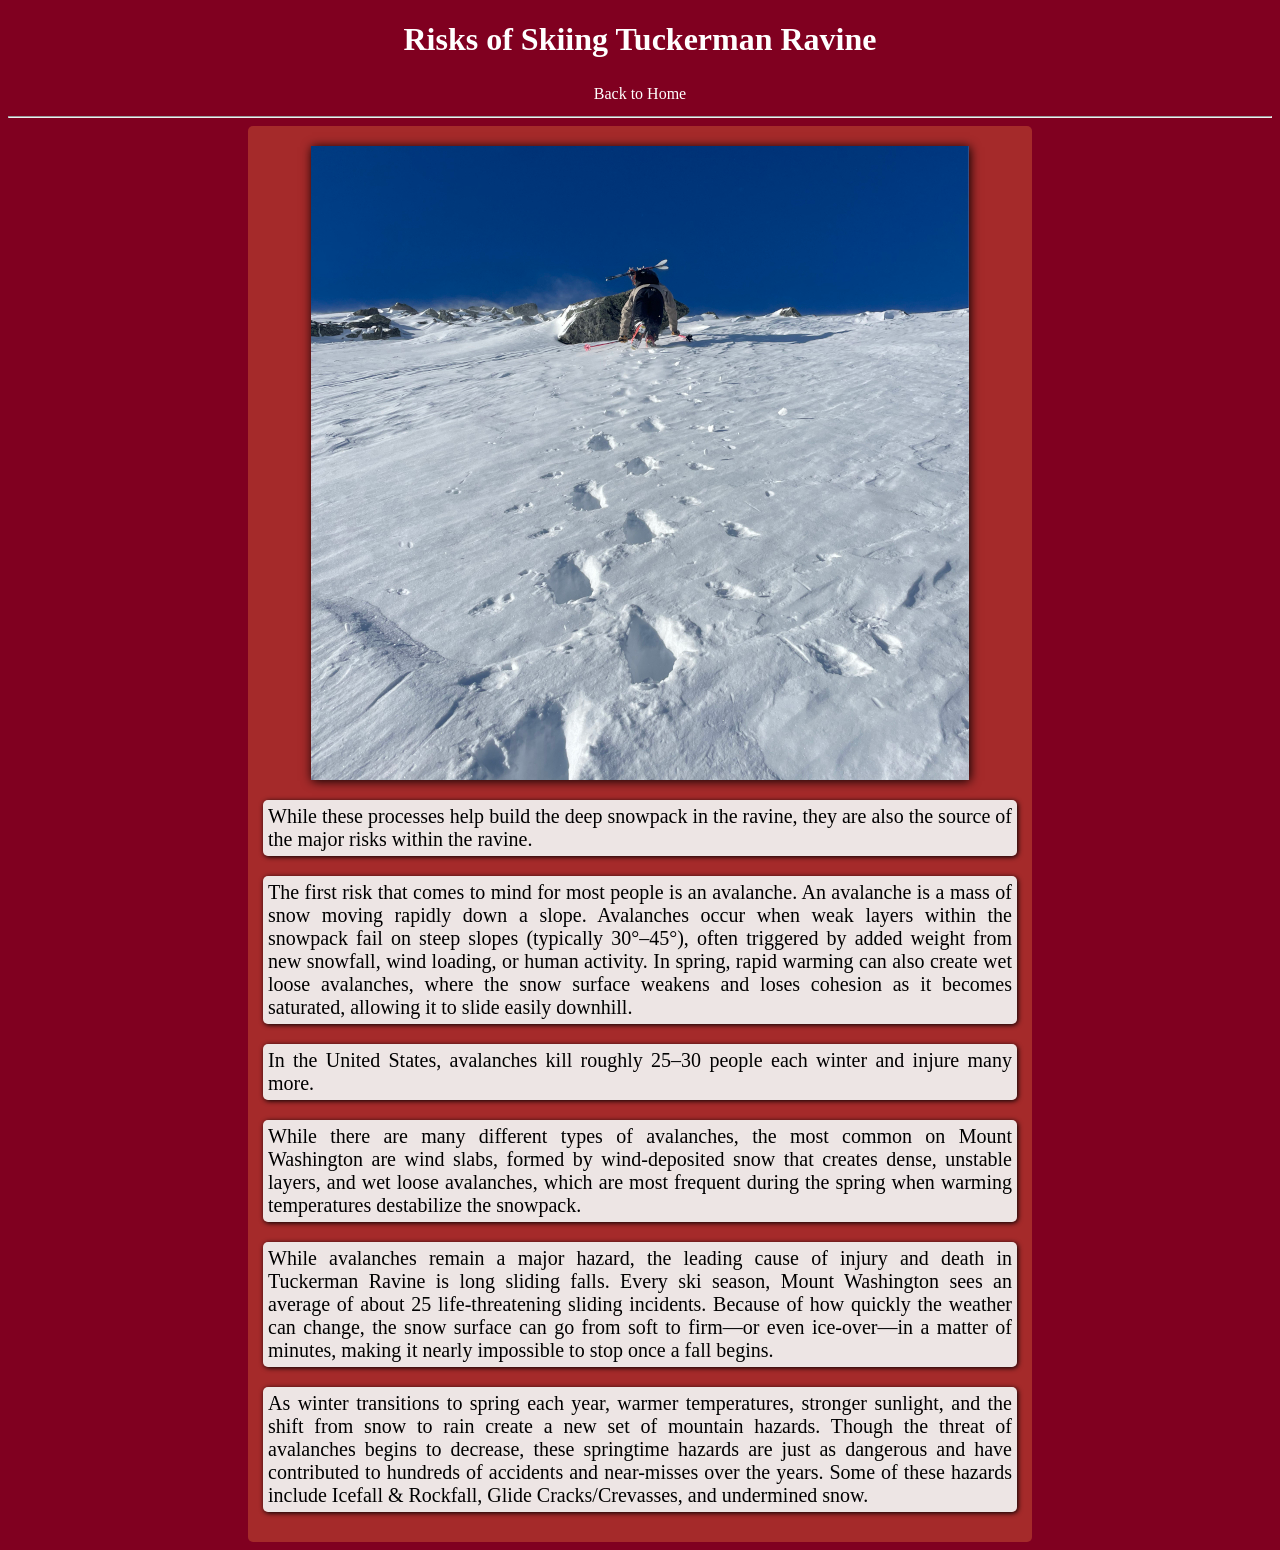
<file: psychology/risks.html>
<!DOCTYPE html>
<html>
    <head>
        <title>Risks of Tuckerman</title>
        <link rel="stylesheet" href="./psychStyle.css"/> 
    </head>
    <body>
        <h1>Risks of Skiing Tuckerman Ravine</h1> 
        <a id="homeButton" href="../index.html">Back to Home</a>
        <hr>
        <div class="content">
            <img id="topImg" src="../pictures/riskPic.jpg"/>
            <p>While these processes help build the deep snowpack in the ravine, they are also the source of the major risks within the ravine.</p>
            <p>The first risk that comes to mind for most people is an avalanche. An avalanche is a mass of snow moving rapidly down a slope. Avalanches occur when weak layers within the snowpack fail on steep slopes (typically 30°–45°), often triggered by added weight from new snowfall, wind loading, or human activity. In spring, rapid warming can also create wet loose avalanches, where the snow surface weakens and loses cohesion as it becomes saturated, allowing it to slide easily downhill.</p>
            <p>In the United States, avalanches kill roughly 25–30 people each winter and injure many more.</p>
            <p>While there are many different types of avalanches, the most common on Mount Washington are wind slabs, formed by wind-deposited snow that creates dense, unstable layers, and wet loose avalanches, which are most frequent during the spring when warming temperatures destabilize the snowpack.</p>
            <p>While avalanches remain a major hazard, the leading cause of injury and death in Tuckerman Ravine is long sliding falls. Every ski season, Mount Washington sees an average of about 25 life-threatening sliding incidents. Because of how quickly the weather can change, the snow surface can go from soft to firm—or even ice-over—in a matter of minutes, making it nearly impossible to stop once a fall begins.</p>
            <p>As winter transitions to spring each year, warmer temperatures, stronger sunlight, and the shift from snow to rain create a new set of mountain hazards. Though the threat of avalanches begins to decrease, these springtime hazards are just as dangerous and have contributed to hundreds of accidents and near-misses over the years. Some of these hazards include Icefall & Rockfall, Glide Cracks/Crevasses, and undermined snow. </p>

        </div>
        
    </body>
</html>
</file>
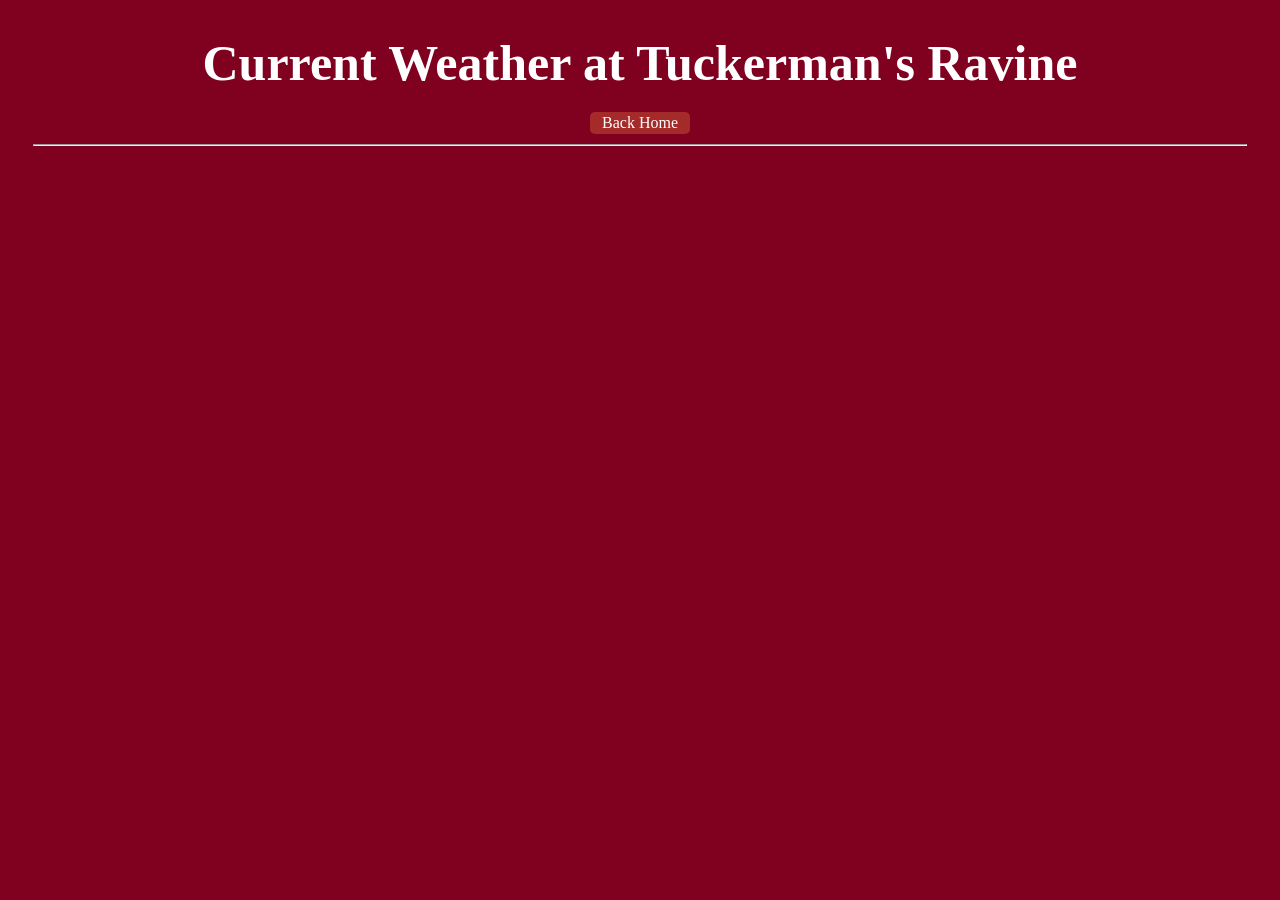
<file: weather/currentWeather.html>
<!DOCTYPE html>
<html> 
    <head>
        <title>Current Weather at Tuckerman's</title>
        <link rel="stylesheet" href="./currentStyle.css"/>
    </head>
    <body>
        <h1>Current Weather at Tuckerman's Ravine</h1>
        <a href="../index.html"><p id="backButton">Back Home</p></a>
        <hr>
        <div id="jsDiv"></div>
        <script type="text/javascript" src="./scriptCurWeather.js"></script>
    </body>
</html>
</file>
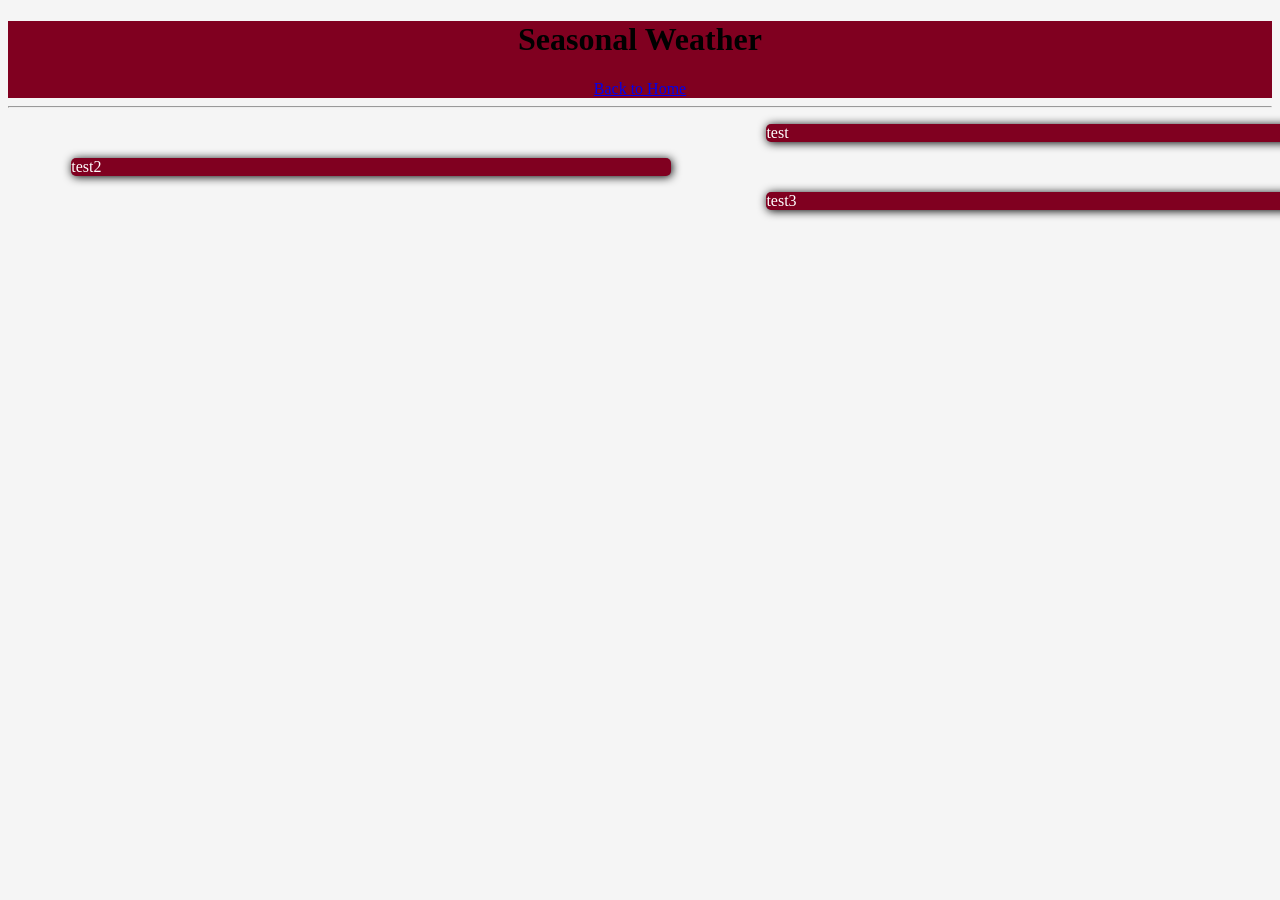
<file: weather/seasonal.html>
<!DOCTYPE html>
<html>
    <head>
        <title>Seasonal Weather at Tuckerman</title>
        <link rel="stylesheet" href="./seasonalStyle.css"/>
    </head>
    <body>
        <div class="header">
            <h1>Seasonal Weather</h1>
            <a id="backButton" href="../index.html">Back to Home</a>
        </div>
        <hr>
        <div class="txtContainerLeft">
            <p>test</p>
        </div>
        <div class="txtContainerRight">
            <p>test2</p>
        </div>
        <div class="txtContainerLeft">
            <p>test3</p>
        </div>
    </body>
</html>
</file>
<file: indexStyle.css>
#mainTitle {
    grid-area: overlay;
    text-align: center; 
    color: white;
}

body {
    background-color: #800020;
}

#frontPage{
    display: grid;
    grid-template-areas: "overlay";
}

#optionBar {
    border-radius: 5px;
    margin-left: 5%;
    margin-right: 5%;
    text-align: center;
    padding-left: 10%;
    padding-right: 10%;
    padding-top: 10px;
    padding-bottom: 10px;

}

li {
    display: inline-block;

}

li a {
    text-decoration: none;
    color: white;
    padding-left: 15px;
    padding-right: 15px;
    padding-top: 5px;
    padding-bottom: 5px;
    border-radius: 5px;
}

li a:hover {
}

.dropdown {
    position: relative;
    display: inline-block;
}

.dropdown-content {
    padding-left: 0px;
    margin-top: 5px;
    display: none;
    position: absolute;
    background-color: rgba(128, 0, 32, .5);
    /*box-shadow: 0px 8px 16px 0px rgba(0,0,0,0.2);*/
    z-index: 1;
    left: 50%;
    transform: translate(-50%);
    border-radius: 5px;
}

.dropdown-content li {
    display: block;
}

.dropdown-content li a {
    padding: 12px 16px;
    text-decoration: none;
    display: block;
    color: white;
    border-radius: 0px;
}

.dropdown-content li a:hover {
    background-color: rgba(0, 0, 0, .05);
}

.dropdown:hover .dropdown-content {
    display: block;
}

#itemsOnImage {
    grid-area: overlay;
}

#mainPageBowl {
    border-radius: 5px;
    grid-area: overlay;
    max-width: 100%;
    width: auto;
    z-index: -5;
}


#optionBar {
    margin-left: 5%;
    margin-right: 5%;
    text-align: center;
    padding-left: 10%;
    padding-right: 10%;
    padding-top: 10px;
    padding-bottom: 10px;

}

hr {
    margin-top: 30px;
    color: #a52a2a;
}

#mapTitle {
    text-align: center;
    background-color: #a52a2a;
    color: white;
    margin-left: 550px;
    margin-right: 550px;
    border-radius: 5px;
}

#mapToBowl {
    border-radius: 5px;
    max-width: 100%;
    width: auto;
}
</file>
<file: psychology/psychStyle.css>
body {
    background-color: #800020;
}

h1 {
    color: white;
    text-align: center;
}

a {
    display: block;
    text-decoration: none;
    color: white;
    text-align: center;
    padding: 5px 10px 5px 10px;
    margin: 0 auto;
    width: 100px;
    border-radius: 5px;
}

a:hover {
    background-color: rgba(0, 0, 0, .3);
}

p {
    text-align: justify;
    font-size: 20px;
    background-color: rgba(242, 240, 239, .95);
    padding: 5px 5px 5px 5px;
    border-radius: 5px;
    box-shadow: 1px 1px 5px;
}

.content {
    background-color: #a52a2a;
    margin-left: 15em;
    margin-right: 15em;
    padding-top: 20px;
    padding-left: 15px;
    padding-right: 15px;
    padding-bottom: 10px;
    border-radius: 5px;
}

#topImg {
    display: block;
    margin: auto;
    max-width: 100%;
    width: auto;
    box-shadow: 1px 1px 10px;
}
</file>
<file: weather/currentStyle.css>
body {
    background-color: #800020;
}

h1 {
    font-size: 50px;
    text-align: center;
    color: white;
    margin-bottom: 20px;
}

hr {
    margin-bottom: 30px;
    margin-left: 2%;
    margin-right: 2%;
    color: #a52a2a;
}

a {
    text-decoration: none;
    color: white;
    text-align: center;
}

#backButton {
    display: block;
    margin: 0 auto;
    width: 100px;
    padding-top: 2px;
    padding-bottom: 2px;
    margin-bottom: 10px;
    background-color: #a52a2a;
    border-radius: 5px;
}

#backButton:hover {
    background-color: #8c2323;
}


.weatherReport {
    border-radius: 5px;
    margin-left: 5%;
    margin-right: 5%;
    margin-bottom: 30px;
    padding-top: 10px;
    padding-bottom: 10px;
    background-color: #a52a2a;
    display: flex; 
}

#weatherImg {
    display: flex;
    flex-shrink: 0;
    max-width: 40%;
    height: auto;
}

.weatherText {
    display: flex;
    flex-direction: row;
    flex-wrap: wrap; /* Allows items to drop to the next line on small screens */
    justify-content: space-around; /* Distributes space evenly without hardcoded margins */
    color: white;
    text-align: center;
    width: 100%;
}

.weatherText h2 {
    font-size: 30px;
}

.weatherText p {
    font-size: 20px;
}

#title {
    margin-top: 0;
    text-decoration: underline;
}
.firstHalf, .secondHalf {
    display: flex;
    flex-direction: column;
    flex: 1;          /* Each takes up equal space */
    min-width: 250px; /* Forces a wrap if the screen gets thinner than 250px */
    margin: 10px 0;   /* Adds a little vertical breathing room when stacked */
}

.secondHalf {
    margin-top: 102px; 
}

#gapLeft {
    margin-bottom: 100px;
}

#gapRight {
    margin-bottom: 40px;
}

@media only screen and (max-width: 1000px) {
    #weatherImg {
        display: none;
    }

    #title {
        white-space: nowrap;
        margin-left: 10px;
    }

    h2 {
        white-space: nowrap;
        margin-left: 10px;
    }
    

}
</file>
<file: weather/seasonalStyle.css>
body {
    background-color: rgb(245, 245, 245);
}

.header {
    background-color: #800020;
    text-align: center;
}

#backButton {
    text-decortation: none;
}

.txtContainerLeft {
    width: 600px;
    margin-left: 60%;
    background-color: #800020;
    border-radius: 5px;
    box-shadow: 1px 1px 10px;
}

.txtContainerRight {
    width: 600px;
    background-color: #800020;
    margin-left: 5%;
    border-radius: 5px;
    box-shadow: 1px 1px 10px;
}

.txtContainerLeft p {
    color: white;
}

.txtContainerRight p {
    color: white;
}
</file>
